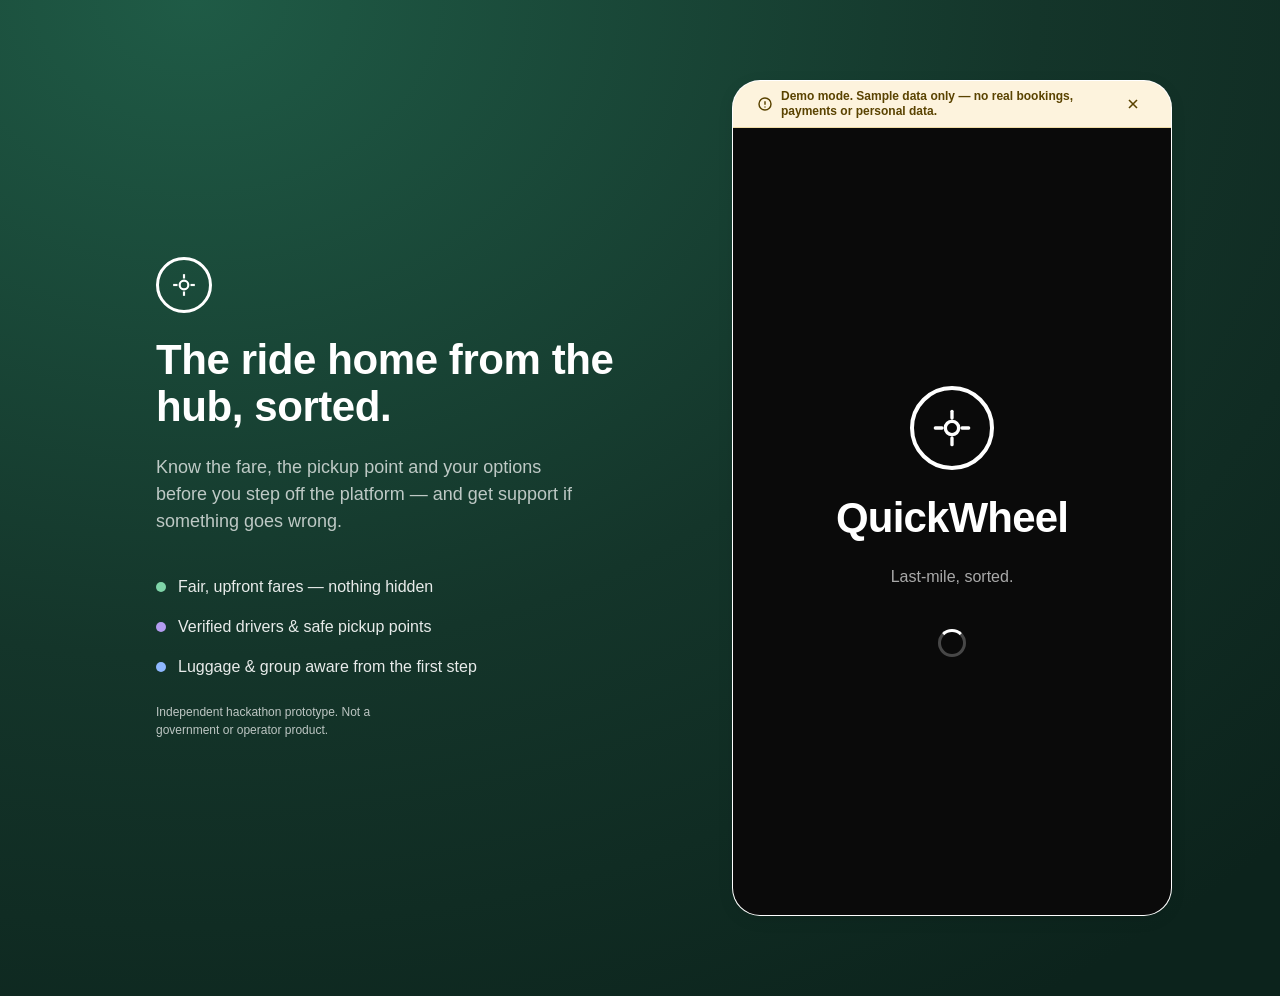
<file: index.html>
<!DOCTYPE html>
<html lang="en">
<head>
  <meta charset="UTF-8">
  <meta name="viewport" content="width=device-width, initial-scale=1.0, viewport-fit=cover">
  <meta name="theme-color" content="#0a0a0a">
  <meta name="description" content="QuickWheel — an independent prototype for the last-mile journey from Indian transport hubs to your doorstep. Fair fares, verified pickup points, safety built in.">
  <title>QuickWheel — Last-mile, sorted</title>

  <!-- Stylesheets. All relative paths so the app works under a GitHub Pages
       project subpath (https://user.github.io/repo/). Order matters. -->
  <link rel="stylesheet" href="css/base.css">
  <link rel="stylesheet" href="css/layout.css">
  <link rel="stylesheet" href="css/components.css">
  <link rel="stylesheet" href="css/states.css">
  <link rel="stylesheet" href="css/responsive.css">
</head>
<body>
  <!-- Editorial desktop stage. The brand panel is revealed only on wide
       screens; the app column is the product on every screen size. -->
  <div class="stage">
    <aside class="stage__brand" aria-hidden="true">
      <div class="brand-mark">
        <svg width="26" height="26" viewBox="0 0 24 24" fill="none" stroke="#fff" stroke-width="2">
          <circle cx="12" cy="12" r="4"></circle>
          <line x1="12" y1="2" x2="12" y2="6"></line>
          <line x1="12" y1="18" x2="12" y2="22"></line>
          <line x1="2" y1="12" x2="6" y2="12"></line>
          <line x1="18" y1="12" x2="22" y2="12"></line>
        </svg>
      </div>
      <h2>The ride home from the hub, sorted.</h2>
      <p>Know the fare, the pickup point and your options before you step off
         the platform — and get support if something goes wrong.</p>
      <div class="brand-points">
        <div class="brand-point"><span class="dot" style="background:#7fd4a8"></span> Fair, upfront fares — nothing hidden</div>
        <div class="brand-point"><span class="dot" style="background:#b49cf0"></span> Verified drivers &amp; safe pickup points</div>
        <div class="brand-point"><span class="dot" style="background:#8fb8ff"></span> Luggage &amp; group aware from the first step</div>
      </div>
      <p style="font-size:var(--fs-12)">Independent hackathon prototype. Not a government or operator product.</p>
    </aside>

    <!-- The application column -->
    <main class="app" id="app">
      <!-- Persistent demo-mode banner (closeable) -->
      <div class="demo-banner" id="demo-banner" role="note">
        <svg width="16" height="16" viewBox="0 0 24 24" fill="none" stroke="currentColor" stroke-width="2.2" style="flex:none">
          <circle cx="12" cy="12" r="9"></circle><line x1="12" y1="8" x2="12" y2="13"></line><circle cx="12" cy="16.5" r="0.4" fill="currentColor" stroke-width="1.5"></circle>
        </svg>
        <span class="demo-banner__text"><b>Demo mode.</b> Sample data only — no real bookings, payments or personal data.</span>
        <button class="demo-banner__close" id="demo-close" aria-label="Dismiss demo notice">
          <svg width="16" height="16" viewBox="0 0 24 24" fill="none" stroke="currentColor" stroke-width="2.4"><line x1="6" y1="6" x2="18" y2="18"></line><line x1="18" y1="6" x2="6" y2="18"></line></svg>
        </button>
      </div>

      <!-- Router renders the active screen here -->
      <div class="screen" id="screen" role="region" aria-live="polite"></div>
    </main>
  </div>

  <!-- Toast portal -->
  <div class="toast-wrap" id="toast-wrap" aria-live="polite"></div>

  <!-- Boot. type="module" is required because the app uses ES-module imports. -->
  <script type="module" src="js/main.js"></script>
</body>
</html>
</file>
<file: css/base.css>
/* ============================================================
   base.css — reset, design tokens, typography
   QuickWheel prototype. All colours, spacing, radii, shadows
   and type sizes are defined here as CSS custom properties.
   No magic numbers are used elsewhere.
   ============================================================ */

:root {
  /* ---- Colour: brand & surface ---- */
  --c-paper: #ffffff;        /* warm paper / primary surface */
  --c-ink: #0a0a0a;          /* near-black ink for text & primary buttons */
  --c-ink-soft: #1c1c1c;
  --c-surface: #f4f5f6;      /* muted panel fill */
  --c-surface-2: #eceef0;    /* secondary panel fill */
  --c-line: #e3e5e8;         /* hairline borders */
  --c-line-strong: #c9ccd1;

  /* ---- Colour: semantic ---- */
  --c-mobility: #1f5b46;     /* mobility green — primary brand accent */
  --c-mobility-tint: #e6f0ea;
  --c-savings: #0e8a4f;      /* savings / money-saved green */
  --c-savings-tint: #e4f5ec;
  --c-violet: #7356bf;       /* safety violet */
  --c-violet-tint: #efebfa;
  --c-danger: #e11900;       /* danger / error red */
  --c-danger-tint: #fdeae8;
  --c-info: #2f6bff;         /* info blue — location dot, links */
  --c-info-tint: #e8effe;
  --c-amber: #e8a000;        /* rating star amber */
  --c-amber-tint: #fdf3dd;

  /* ---- Text colours ---- */
  --t-primary: #0a0a0a;
  --t-secondary: #5b6169;
  --t-tertiary: #898f98;
  --t-inverse: #ffffff;
  --t-link: #2f6bff;

  /* ---- Typography ---- */
  /* System stack renders Inter-like without any external font request,
     keeping first paint resilient on slow Indian networks. */
  --font-sans: "Inter", -apple-system, BlinkMacSystemFont, "Segoe UI",
    Roboto, "Helvetica Neue", Arial, "Noto Sans", sans-serif;

  --fs-10: 0.625rem;   /* 10px badge */
  --fs-12: 0.75rem;    /* 12px micro */
  --fs-13: 0.8125rem;  /* 13px caption */
  --fs-14: 0.875rem;   /* 14px label (never below this for labels) */
  --fs-16: 1rem;       /* 16px body minimum */
  --fs-18: 1.125rem;
  --fs-20: 1.25rem;
  --fs-24: 1.5rem;
  --fs-28: 1.75rem;
  --fs-34: 2.125rem;
  --fs-42: 2.625rem;   /* splash wordmark */

  --fw-regular: 400;
  --fw-medium: 500;
  --fw-semibold: 600;
  --fw-bold: 700;
  --fw-black: 800;

  --lh-tight: 1.1;
  --lh-snug: 1.25;
  --lh-normal: 1.5;

  /* ---- Spacing rhythm: 4/8/12/16/20/24/32/48 ---- */
  --space-2: 2px;
  --space-4: 4px;
  --space-8: 8px;
  --space-12: 12px;
  --space-16: 16px;
  --space-20: 20px;
  --space-24: 24px;
  --space-32: 32px;
  --space-40: 40px;
  --space-48: 48px;
  --space-64: 64px;

  --page-margin: 24px;   /* standard page gutter */

  /* ---- Radii ---- */
  --r-8: 8px;
  --r-14: 14px;
  --r-16: 16px;
  --r-20: 20px;
  --r-28: 28px;
  --r-pill: 999px;

  /* ---- Elevation (three shadows) ---- */
  --shadow-1: 0 1px 2px rgba(10, 10, 10, 0.06), 0 1px 1px rgba(10, 10, 10, 0.04);
  --shadow-2: 0 4px 16px rgba(10, 10, 10, 0.08);
  --shadow-3: 0 -8px 32px rgba(10, 10, 10, 0.12);

  /* ---- Controls ---- */
  --btn-h: 56px;
  --tap-min: 44px;        /* minimum tap target */

  /* ---- App frame ---- */
  --app-max: 440px;       /* focused mobile column width */
  --content-max: 1440px;  /* cap on very wide monitors */

  /* ---- Motion ---- */
  --ease: cubic-bezier(0.22, 0.61, 0.36, 1);
  --dur-fast: 140ms;
  --dur: 240ms;
}

/* ---- Reset ---- */
*,
*::before,
*::after {
  box-sizing: border-box;
  margin: 0;
  padding: 0;
}

html {
  -webkit-text-size-adjust: 100%;
  text-size-adjust: 100%;
}

body {
  font-family: var(--font-sans);
  font-size: var(--fs-16);
  line-height: var(--lh-normal);
  color: var(--t-primary);
  background: var(--c-surface-2);
  -webkit-font-smoothing: antialiased;
  text-rendering: optimizeLegibility;
  min-height: 100vh;
}

h1, h2, h3, h4 {
  line-height: var(--lh-tight);
  font-weight: var(--fw-black);
  letter-spacing: -0.01em;
  color: var(--t-primary);
}

h1 { font-size: var(--fs-34); }
h2 { font-size: var(--fs-28); }
h3 { font-size: var(--fs-20); }

p { color: var(--t-secondary); }

a {
  color: var(--t-link);
  text-decoration: none;
  font-weight: var(--fw-semibold);
}
a:hover { text-decoration: underline; }

button {
  font-family: inherit;
  font-size: inherit;
  cursor: pointer;
  border: none;
  background: none;
  color: inherit;
}

input, select, textarea {
  font-family: inherit;
  font-size: var(--fs-16); /* 16px avoids iOS zoom-on-focus */
  color: var(--t-primary);
}

img, svg { display: block; max-width: 100%; }

ul { list-style: none; }

/* ---- Focus visibility (keyboard accessibility) ---- */
:focus-visible {
  outline: 3px solid var(--c-info);
  outline-offset: 2px;
  border-radius: var(--r-8);
}

/* ---- Screen-reader only ---- */
.sr-only {
  position: absolute;
  width: 1px; height: 1px;
  padding: 0; margin: -1px;
  overflow: hidden;
  clip: rect(0, 0, 0, 0);
  white-space: nowrap;
  border: 0;
}

/* ---- Reduced motion ---- */
@media (prefers-reduced-motion: reduce) {
  *,
  *::before,
  *::after {
    animation-duration: 0.001ms !important;
    animation-iteration-count: 1 !important;
    transition-duration: 0.001ms !important;
    scroll-behavior: auto !important;
  }
}
</file>
<file: css/layout.css>
/* ============================================================
   layout.css — app frame, phone shell, desktop composition,
   header, scroll regions, map area, bottom sheet geometry
   ============================================================ */

/* ---- Desktop editorial stage ---- */
.stage {
  min-height: 100vh;
  display: flex;
  justify-content: center;
  align-items: stretch;
  gap: var(--space-48);
  max-width: var(--content-max);
  margin: 0 auto;
  padding: 0;
}

/* Editorial side panel — only shown on wide screens */
.stage__brand {
  display: none;
  flex: 1 1 0;
  max-width: 560px;
  padding: var(--space-64) var(--space-48);
  flex-direction: column;
  justify-content: center;
  gap: var(--space-24);
  color: var(--t-inverse);
}
.stage__brand .brand-mark {
  width: 56px; height: 56px;
  border: 3px solid var(--t-inverse);
  border-radius: var(--r-pill);
  display: grid; place-items: center;
}
.stage__brand h2 {
  color: var(--t-inverse);
  font-size: var(--fs-42);
  line-height: var(--lh-tight);
}
.stage__brand p {
  color: rgba(255,255,255,0.72);
  font-size: var(--fs-18);
  max-width: 42ch;
}
.stage__brand .brand-points {
  display: flex; flex-direction: column; gap: var(--space-16);
  margin-top: var(--space-16);
}
.stage__brand .brand-point {
  display: flex; align-items: center; gap: var(--space-12);
  color: rgba(255,255,255,0.9);
  font-weight: var(--fw-medium);
}
.stage__brand .brand-point .dot {
  width: 10px; height: 10px; border-radius: var(--r-pill); flex: none;
}

/* ---- The phone column (the app itself) ---- */
.app {
  width: 100%;
  max-width: var(--app-max);
  background: var(--c-paper);
  min-height: 100vh;
  display: flex;
  flex-direction: column;
  position: relative;
  overflow: hidden;
  box-shadow: var(--shadow-2);
}

/* Screen container: fills the app, column layout */
.screen {
  flex: 1;
  display: flex;
  flex-direction: column;
  min-height: 0;
  position: relative;
  background: var(--c-paper);
}

/* Dark screens (splash) */
.screen--dark { background: var(--c-ink); }

/* Scrollable content body */
.screen__body {
  flex: 1;
  overflow-y: auto;
  -webkit-overflow-scrolling: touch;
  padding: var(--page-margin);
  display: flex;
  flex-direction: column;
  gap: var(--space-20);
}
.screen__body--flush { padding: 0; }

/* Sticky action footer pinned to bottom of the app column */
.screen__footer {
  flex: none;
  padding: var(--space-16) var(--page-margin)
           calc(var(--space-20) + env(safe-area-inset-bottom));
  background: var(--c-paper);
  border-top: 1px solid var(--c-line);
  display: flex;
  flex-direction: column;
  gap: var(--space-8);
}
.screen__footer--plain { border-top: none; }

/* ---- Top app bar ---- */
.appbar {
  flex: none;
  display: flex;
  align-items: center;
  gap: var(--space-12);
  padding: var(--space-16) var(--page-margin);
  min-height: 60px;
}
.appbar__title {
  font-size: var(--fs-20);
  font-weight: var(--fw-bold);
  letter-spacing: -0.01em;
}
.appbar__sub {
  font-size: var(--fs-13);
  color: var(--t-secondary);
  font-weight: var(--fw-regular);
}
.appbar__spacer { flex: 1; }

/* Round icon button (back, menu, avatar) — 44px tap target */
.icon-btn {
  width: var(--tap-min);
  height: var(--tap-min);
  border-radius: var(--r-pill);
  background: var(--c-surface);
  display: grid;
  place-items: center;
  flex: none;
  color: var(--t-primary);
  transition: background var(--dur-fast) var(--ease);
}
.icon-btn:hover { background: var(--c-surface-2); }
.icon-btn--ghost { background: transparent; }

/* ---- Map region (CSS-drawn, no image assets) ---- */
.map {
  position: relative;
  width: 100%;
  background: #dfe4e8;
  overflow: hidden;
}
.map--fill { flex: 1; min-height: 240px; }
.map--panel { height: 220px; }

/* Bottom sheet that overlays the lower part of a map screen */
.sheet {
  background: var(--c-paper);
  border-top-left-radius: var(--r-28);
  border-top-right-radius: var(--r-28);
  box-shadow: var(--shadow-3);
  padding: var(--space-12) var(--page-margin)
           calc(var(--space-20) + env(safe-area-inset-bottom));
  display: flex;
  flex-direction: column;
  gap: var(--space-16);
}
.sheet__grabber {
  width: 36px; height: 4px;
  border-radius: var(--r-pill);
  background: var(--c-line-strong);
  margin: 0 auto var(--space-4);
}
/* When a map screen stacks map + sheet */
.map-screen {
  flex: 1;
  display: flex;
  flex-direction: column;
  min-height: 0;
}
.map-screen .map { flex: 1; min-height: 160px; }
.map-screen .sheet {
  flex: none;
  max-height: 72%;
  overflow-y: auto;
  margin-top: -28px;      /* tuck under the map's rounded top */
  position: relative;
  z-index: 2;
}

/* Generic vertical stack helpers */
.stack { display: flex; flex-direction: column; gap: var(--space-16); }
.stack-8 { display: flex; flex-direction: column; gap: var(--space-8); }
.stack-12 { display: flex; flex-direction: column; gap: var(--space-12); }
.row { display: flex; align-items: center; gap: var(--space-12); }
.row--between { justify-content: space-between; }
.row--wrap { flex-wrap: wrap; }
.spacer { flex: 1; }
.center { text-align: center; }
</file>
<file: css/components.css>
/* ============================================================
   components.css — reusable UI components
   ============================================================ */

/* ---------- Demo mode banner (persistent, closeable) ---------- */
.demo-banner {
  flex: none;
  display: flex;
  align-items: center;
  gap: var(--space-8);
  background: var(--c-amber-tint);
  color: #5a4300;
  padding: var(--space-8) var(--page-margin);
  font-size: var(--fs-12);
  font-weight: var(--fw-semibold);
  border-bottom: 1px solid #f0dca6;
}
.demo-banner__text { flex: 1; line-height: var(--lh-snug); }
.demo-banner__text b { font-weight: var(--fw-bold); }
.demo-banner__close {
  width: 28px; height: 28px;
  border-radius: var(--r-pill);
  display: grid; place-items: center;
  color: #5a4300;
  flex: none;
}
.demo-banner__close:hover { background: #f0dca6; }
.demo-banner.is-hidden { display: none; }

/* Small inline demo tag */
.demo-tag {
  display: inline-flex;
  align-items: center;
  font-size: var(--fs-10);
  font-weight: var(--fw-bold);
  letter-spacing: 0.04em;
  text-transform: uppercase;
  color: #8a6600;
  background: var(--c-amber-tint);
  padding: 2px var(--space-8);
  border-radius: var(--r-pill);
}

/* ---------- Buttons ---------- */
.btn {
  display: inline-flex;
  align-items: center;
  justify-content: center;
  gap: var(--space-8);
  min-height: var(--btn-h);
  padding: 0 var(--space-24);
  border-radius: var(--r-16);
  font-size: var(--fs-16);
  font-weight: var(--fw-bold);
  letter-spacing: -0.01em;
  width: 100%;
  transition: transform var(--dur-fast) var(--ease),
              background var(--dur-fast) var(--ease),
              opacity var(--dur-fast) var(--ease);
  text-align: center;
}
.btn:active { transform: scale(0.985); }
.btn--primary { background: var(--c-ink); color: var(--t-inverse); }
.btn--primary:hover { background: var(--c-ink-soft); text-decoration: none; }
.btn--mobility { background: var(--c-mobility); color: var(--t-inverse); }
.btn--mobility:hover { background: #184636; text-decoration: none; }
.btn--savings { background: var(--c-savings); color: var(--t-inverse); }
.btn--savings:hover { background: #0b7342; text-decoration: none; }
.btn--danger { background: var(--c-danger); color: var(--t-inverse); }
.btn--danger:hover { background: #c01600; text-decoration: none; }
.btn--secondary {
  background: var(--c-paper);
  color: var(--t-primary);
  border: 1.5px solid var(--c-line-strong);
}
.btn--secondary:hover { background: var(--c-surface); text-decoration: none; }
.btn--ghost { background: transparent; color: var(--t-primary); min-height: var(--tap-min); }
.btn--ghost:hover { background: var(--c-surface); text-decoration: none; }
.btn--link {
  background: none; color: var(--t-secondary);
  min-height: var(--tap-min); width: auto; font-weight: var(--fw-semibold);
  text-decoration: underline;
}
.btn__price { font-weight: var(--fw-bold); opacity: 0.95; }
.btn__divider { opacity: 0.4; font-weight: var(--fw-regular); }

/* ---------- Cards & panels ---------- */
.panel {
  background: var(--c-surface);
  border-radius: var(--r-20);
  padding: var(--space-20);
}
.card {
  background: var(--c-paper);
  border: 1.5px solid var(--c-line);
  border-radius: var(--r-16);
  padding: var(--space-16);
}
.card--selectable { transition: border-color var(--dur-fast) var(--ease),
                                box-shadow var(--dur-fast) var(--ease); cursor: pointer; }
.card--selectable:hover { border-color: var(--c-line-strong); }
.card.is-selected { border-color: var(--c-ink); border-width: 2px; box-shadow: var(--shadow-1); }

/* ---------- Text helpers ---------- */
.eyebrow {
  font-size: var(--fs-12);
  font-weight: var(--fw-bold);
  letter-spacing: 0.06em;
  text-transform: uppercase;
  color: var(--t-tertiary);
}
.lead { font-size: var(--fs-16); color: var(--t-secondary); line-height: var(--lh-normal); }
.muted { color: var(--t-tertiary); }
.strong { font-weight: var(--fw-bold); color: var(--t-primary); }
.price { font-weight: var(--fw-black); font-variant-numeric: tabular-nums; letter-spacing: -0.02em; }
.price--lg { font-size: var(--fs-28); }
.save-text { color: var(--c-savings); font-weight: var(--fw-bold); }
.strike { text-decoration: line-through; color: var(--t-tertiary); font-weight: var(--fw-medium); }

/* ---------- Badges / chips ---------- */
.badge {
  display: inline-flex; align-items: center; gap: var(--space-4);
  font-size: var(--fs-12);
  font-weight: var(--fw-bold);
  padding: 3px var(--space-8);
  border-radius: var(--r-pill);
  line-height: 1.3;
}
.badge--ink { background: var(--c-ink); color: var(--t-inverse); }
.badge--savings { background: var(--c-savings-tint); color: var(--c-savings); }
.badge--mobility { background: var(--c-mobility-tint); color: var(--c-mobility); }
.badge--violet { background: var(--c-violet-tint); color: var(--c-violet); }
.badge--info { background: var(--c-info-tint); color: var(--c-info); }
.badge--amber { background: var(--c-amber-tint); color: #8a6600; }
.badge--neutral { background: var(--c-surface-2); color: var(--t-secondary); }

.chip {
  display: inline-flex; align-items: center; gap: var(--space-8);
  background: var(--c-paper);
  border: 1px solid var(--c-line);
  border-radius: var(--r-pill);
  padding: var(--space-8) var(--space-12);
  font-size: var(--fs-14);
  font-weight: var(--fw-semibold);
  box-shadow: var(--shadow-1);
}
.chip .dot { width: 8px; height: 8px; border-radius: var(--r-pill); flex: none; }

/* ---------- Carousel dots ---------- */
.dots { display: flex; gap: var(--space-8); align-items: center; }
.dots .dot {
  width: 8px; height: 8px; border-radius: var(--r-pill);
  background: var(--c-line-strong);
  transition: width var(--dur) var(--ease), background var(--dur) var(--ease);
}
.dots .dot.is-active { width: 24px; background: var(--c-ink); }

/* ---------- Inputs ---------- */
.field { display: flex; flex-direction: column; gap: var(--space-8); }
.field__label { font-size: var(--fs-14); font-weight: var(--fw-semibold); color: var(--t-primary); }
.field__hint { font-size: var(--fs-13); color: var(--t-tertiary); }
.input {
  width: 100%;
  min-height: var(--btn-h);
  background: var(--c-surface);
  border: 1.5px solid transparent;
  border-radius: var(--r-14);
  padding: 0 var(--space-16);
  font-weight: var(--fw-semibold);
  transition: border-color var(--dur-fast) var(--ease), background var(--dur-fast) var(--ease);
}
.input:focus { border-color: var(--c-ink); background: var(--c-paper); outline: none; }
.input.is-error { border-color: var(--c-danger); background: var(--c-danger-tint); }

/* Phone input with +91 prefix */
.phone-input {
  display: flex; align-items: center;
  background: var(--c-surface);
  border: 1.5px solid transparent;
  border-radius: var(--r-14);
  min-height: var(--btn-h);
  overflow: hidden;
  transition: border-color var(--dur-fast) var(--ease), background var(--dur-fast) var(--ease);
}
.phone-input:focus-within { border-color: var(--c-ink); background: var(--c-paper); }
.phone-input__cc {
  padding: 0 var(--space-16);
  font-weight: var(--fw-bold);
  border-right: 1px solid var(--c-line-strong);
  color: var(--t-primary);
}
.phone-input input {
  flex: 1; border: none; background: transparent; min-height: var(--btn-h);
  padding: 0 var(--space-16); font-weight: var(--fw-semibold); letter-spacing: 0.02em;
  outline: none;
}

/* Divider with "or" */
.or-divider {
  display: flex; align-items: center; gap: var(--space-12);
  color: var(--t-tertiary); font-size: var(--fs-14);
}
.or-divider::before, .or-divider::after {
  content: ""; flex: 1; height: 1px; background: var(--c-line);
}

/* ---------- OTP tiles ---------- */
.otp { display: flex; gap: var(--space-8); }
.otp__tile {
  flex: 1;
  aspect-ratio: 1 / 1.1;
  max-width: 56px;
  border: 1.5px solid var(--c-line);
  border-radius: var(--r-14);
  background: var(--c-surface);
  display: grid; place-items: center;
  font-size: var(--fs-24);
  font-weight: var(--fw-bold);
  caret-color: var(--c-ink);
  text-align: center;
}
.otp__tile:focus { border-color: var(--c-ink); background: var(--c-paper); outline: none; }
.otp__tile.is-filled { border-color: var(--c-ink); background: var(--c-paper); }
.otp__tile.is-error { border-color: var(--c-danger); background: var(--c-danger-tint); }

/* ---------- Toggle switch ---------- */
.switch { position: relative; width: 52px; height: 32px; flex: none; }
.switch input { position: absolute; opacity: 0; width: 100%; height: 100%; margin: 0; cursor: pointer; }
.switch__track {
  position: absolute; inset: 0;
  background: var(--c-line-strong);
  border-radius: var(--r-pill);
  transition: background var(--dur) var(--ease);
}
.switch__thumb {
  position: absolute; top: 3px; left: 3px;
  width: 26px; height: 26px; border-radius: var(--r-pill);
  background: var(--c-paper); box-shadow: var(--shadow-1);
  transition: transform var(--dur) var(--ease);
}
.switch input:checked ~ .switch__track { background: var(--c-ink); }
.switch input:checked ~ .switch__thumb { transform: translateX(20px); }
.switch input:focus-visible ~ .switch__track { outline: 3px solid var(--c-info); outline-offset: 2px; }

/* List row (settings / saved places) */
.list-row {
  display: flex; align-items: center; gap: var(--space-12);
  padding: var(--space-12) 0;
  min-height: var(--tap-min);
  width: 100%;
  text-align: left;
}
.list-row + .list-row { border-top: 1px solid var(--c-line); }
.list-row__icon {
  width: 44px; height: 44px; border-radius: var(--r-pill);
  background: var(--c-surface); display: grid; place-items: center; flex: none;
}
.list-row__body { flex: 1; min-width: 0; }
.list-row__title { font-weight: var(--fw-bold); font-size: var(--fs-16); }
.list-row__sub { font-size: var(--fs-13); color: var(--t-secondary); }
.list-row__chevron { color: var(--t-tertiary); flex: none; }

/* ---------- Stepper (+/- counter) ---------- */
.stepper { display: flex; align-items: center; gap: var(--space-16); }
.stepper__btn {
  width: var(--tap-min); height: var(--tap-min);
  border-radius: var(--r-pill);
  background: var(--c-surface);
  display: grid; place-items: center;
  font-size: var(--fs-24); font-weight: var(--fw-bold);
  color: var(--t-primary);
  transition: background var(--dur-fast) var(--ease);
}
.stepper__btn:hover { background: var(--c-surface-2); }
.stepper__btn:disabled { opacity: 0.35; cursor: not-allowed; }
.stepper__val { min-width: 24px; text-align: center; font-size: var(--fs-20); font-weight: var(--fw-bold); font-variant-numeric: tabular-nums; }

/* ---------- Ride option row ---------- */
.ride {
  display: flex; align-items: center; gap: var(--space-12);
  padding: var(--space-16);
  border: 1.5px solid var(--c-line);
  border-radius: var(--r-16);
  width: 100%; text-align: left;
  transition: border-color var(--dur-fast) var(--ease), box-shadow var(--dur-fast) var(--ease);
  cursor: pointer;
  background: var(--c-paper);
}
.ride:hover { border-color: var(--c-line-strong); }
.ride.is-selected { border-color: var(--c-ink); border-width: 2px; box-shadow: var(--shadow-1); }
.ride__glyph {
  width: 48px; height: 48px; border-radius: var(--r-14);
  background: var(--c-surface); display: grid; place-items: center; flex: none;
}
.ride__body { flex: 1; min-width: 0; }
.ride__name { font-weight: var(--fw-bold); font-size: var(--fs-16); display: flex; align-items: center; gap: var(--space-8); flex-wrap: wrap; }
.ride__meta { font-size: var(--fs-13); color: var(--t-secondary); }
.ride__right { text-align: right; flex: none; }
.ride__price { font-size: var(--fs-18); font-weight: var(--fw-black); font-variant-numeric: tabular-nums; }

/* ---------- Metric trio ---------- */
.metrics { display: flex; gap: var(--space-8); }
.metric {
  flex: 1; background: var(--c-surface);
  border-radius: var(--r-14); padding: var(--space-12);
  text-align: center;
}
.metric__val { font-size: var(--fs-18); font-weight: var(--fw-black); }
.metric__label { font-size: var(--fs-12); color: var(--t-secondary); margin-top: 2px; }

/* ---------- Identity card (driver / co-passenger) ---------- */
.identity {
  display: flex; align-items: center; gap: var(--space-12);
  padding: var(--space-12); background: var(--c-surface); border-radius: var(--r-16);
}
.avatar {
  width: 48px; height: 48px; border-radius: var(--r-pill);
  display: grid; place-items: center; flex: none;
  font-weight: var(--fw-bold); color: var(--t-inverse); font-size: var(--fs-18);
}
.avatar--sm { width: 32px; height: 32px; font-size: var(--fs-13); }
.identity__body { flex: 1; min-width: 0; }
.identity__name { font-weight: var(--fw-bold); display: flex; align-items: center; gap: var(--space-8); flex-wrap: wrap; }
.identity__sub { font-size: var(--fs-13); color: var(--t-secondary); }
.rating { display: inline-flex; align-items: center; gap: 2px; color: var(--c-amber); font-weight: var(--fw-bold); font-size: var(--fs-13); }
.plate {
  background: var(--c-ink); color: var(--t-inverse);
  font-weight: var(--fw-bold); letter-spacing: 0.08em;
  padding: var(--space-8) var(--space-12); border-radius: var(--r-8);
  font-size: var(--fs-14); flex: none;
}

/* Avatar stack (trusted contacts) */
.avatar-stack { display: flex; align-items: center; }
.avatar-stack .avatar { margin-left: -8px; border: 2px solid var(--c-paper); }
.avatar-stack .avatar:first-child { margin-left: 0; }
.avatar-add {
  width: 32px; height: 32px; margin-left: -8px;
  border-radius: var(--r-pill); border: 2px dashed var(--c-line-strong);
  background: var(--c-paper); display: grid; place-items: center; color: var(--t-secondary);
}

/* ---------- Route summary (origin → destination) ---------- */
.route { display: flex; flex-direction: column; gap: 0; }
.route__pt { display: flex; gap: var(--space-12); align-items: flex-start; }
.route__dotcol { display: flex; flex-direction: column; align-items: center; flex: none; padding-top: 3px; }
.route__dot { width: 12px; height: 12px; border-radius: var(--r-pill); flex: none; }
.route__dot--from { background: var(--c-info); }
.route__dot--to { background: var(--c-ink); border-radius: 3px; }
.route__line { width: 2px; flex: 1; min-height: 20px; background: var(--c-line-strong); margin: 3px 0; }
.route__body { flex: 1; padding-bottom: var(--space-16); }
.route__title { font-weight: var(--fw-bold); font-size: var(--fs-16); }
.route__sub { font-size: var(--fs-13); color: var(--t-secondary); }
.route__pt:last-child .route__body { padding-bottom: 0; }

/* ---------- Numbered directions (wayfinding) ---------- */
.steps { display: flex; flex-direction: column; gap: var(--space-4); }
.step { display: flex; gap: var(--space-12); align-items: flex-start; padding: var(--space-8) 0; }
.step__num {
  width: 28px; height: 28px; border-radius: var(--r-pill);
  background: var(--c-ink); color: var(--t-inverse);
  display: grid; place-items: center; font-weight: var(--fw-bold); font-size: var(--fs-14); flex: none;
}
.step__text { flex: 1; font-size: var(--fs-14); }
.step__text b { font-weight: var(--fw-bold); }

/* ---------- PIN tiles ---------- */
.pin { display: inline-flex; gap: var(--space-4); }
.pin__tile {
  width: 36px; height: 44px; border-radius: var(--r-8);
  background: var(--c-ink); color: var(--t-inverse);
  display: grid; place-items: center; font-weight: var(--fw-black); font-size: var(--fs-20);
}
.pin-inline {
  background: var(--c-surface-2); border-radius: var(--r-pill);
  padding: var(--space-4) var(--space-12); font-weight: var(--fw-bold);
  display: inline-flex; gap: var(--space-8); align-items: center; font-size: var(--fs-14);
}

/* ---------- Timeline (trip progress / receipt) ---------- */
.timeline { display: flex; flex-direction: column; }
.tl { display: flex; gap: var(--space-12); }
.tl__col { display: flex; flex-direction: column; align-items: center; flex: none; }
.tl__node {
  width: 24px; height: 24px; border-radius: var(--r-pill);
  border: 2px solid var(--c-line-strong); background: var(--c-paper);
  display: grid; place-items: center; flex: none;
}
.tl__node.is-done { background: var(--c-savings); border-color: var(--c-savings); color: var(--t-inverse); }
.tl__node.is-active { border-color: var(--c-ink); }
.tl__bar { width: 2px; flex: 1; min-height: 24px; background: var(--c-line-strong); }
.tl__bar.is-done { background: var(--c-savings); }
.tl__body { flex: 1; padding-bottom: var(--space-20); }
.tl:last-child .tl__body { padding-bottom: 0; }
.tl__title { font-weight: var(--fw-bold); }
.tl__sub { font-size: var(--fs-13); color: var(--t-secondary); }

/* ---------- Receipt rows ---------- */
.receipt { display: flex; flex-direction: column; gap: var(--space-12); }
.receipt__row { display: flex; justify-content: space-between; align-items: baseline; gap: var(--space-16); }
.receipt__row span:first-child { color: var(--t-secondary); font-size: var(--fs-14); }
.receipt__row span:last-child { font-weight: var(--fw-semibold); font-variant-numeric: tabular-nums; }
.receipt__row--total { border-top: 1.5px solid var(--c-line); padding-top: var(--space-12); }
.receipt__row--total span { font-weight: var(--fw-black); font-size: var(--fs-18); color: var(--t-primary); }
.receipt__row--save span:last-child { color: var(--c-savings); }

/* ---------- Star rating input ---------- */
.stars { display: flex; gap: var(--space-8); justify-content: center; }
.star {
  width: var(--tap-min); height: var(--tap-min);
  display: grid; place-items: center; color: var(--c-line-strong);
  transition: color var(--dur-fast) var(--ease), transform var(--dur-fast) var(--ease);
}
.star.is-on { color: var(--c-amber); }
.star:active { transform: scale(0.9); }

/* ---------- Pay row ---------- */
.pay-row {
  display: flex; align-items: center; gap: var(--space-12);
  padding: var(--space-12) 0;
}
.pay-row + .pay-row { border-top: 1px solid var(--c-line); }
.pay-row__icon {
  width: 36px; height: 36px; border-radius: var(--r-pill);
  background: var(--c-surface); display: grid; place-items: center; flex: none;
}
.pay-row__body { flex: 1; }
.pay-row__title { font-weight: var(--fw-semibold); font-size: var(--fs-14); }

/* ---------- Info callout (safety banner etc.) ---------- */
.callout {
  display: flex; gap: var(--space-12); align-items: flex-start;
  padding: var(--space-16); border-radius: var(--r-16);
}
.callout--violet { background: var(--c-violet-tint); }
.callout--mobility { background: var(--c-mobility-tint); }
.callout--info { background: var(--c-info-tint); }
.callout__icon {
  width: 36px; height: 36px; border-radius: var(--r-pill);
  display: grid; place-items: center; flex: none; color: var(--t-inverse);
}
.callout__body { flex: 1; }
.callout__title { font-weight: var(--fw-bold); font-size: var(--fs-16); }
.callout__text { font-size: var(--fs-13); color: var(--t-secondary); margin-top: 2px; }
.callout--violet .callout__text,
.callout--mobility .callout__text,
.callout--info .callout__text { color: rgba(10,10,10,0.68); }

/* ---------- Divider line ---------- */
.hr { height: 1px; background: var(--c-line); border: none; margin: var(--space-4) 0; }

/* ---------- Support sheet (loaded via fetch) ---------- */
.support-row {
  display: flex; align-items: center; gap: var(--space-12);
  padding: var(--space-16); border-radius: var(--r-16);
  background: var(--c-surface); width: 100%; text-align: left;
  min-height: var(--tap-min);
}
.support-row + .support-row { margin-top: var(--space-8); }
.support-row__icon { width: 40px; height: 40px; border-radius: var(--r-pill); background: var(--c-paper); display: grid; place-items: center; flex: none; }
.support-row__body { flex: 1; }
.support-row__title { font-weight: var(--fw-bold); }
.support-row__sub { font-size: var(--fs-13); color: var(--t-secondary); }
</file>
<file: css/states.css>
/* ============================================================
   states.css — loading / error / success / empty states,
   overlays, toasts, spinners, skeletons, map visuals,
   and shared keyframe animations. State is toggled via JS
   using is-* classes; never duplicate this logic in component CSS.
   ============================================================ */

/* ---------- Generic state utilities ---------- */
.is-hidden { display: none !important; }
.is-disabled, [disabled] { opacity: 0.4; pointer-events: none; }
.btn:disabled, .btn.is-disabled {
  background: var(--c-surface-2); color: var(--t-tertiary);
  pointer-events: none; opacity: 1;
}

/* ---------- Spinner ---------- */
.spinner {
  width: 28px; height: 28px; border-radius: var(--r-pill);
  border: 3px solid var(--c-line);
  border-top-color: var(--c-ink);
  animation: spin 0.8s linear infinite;
}
.spinner--lg { width: 44px; height: 44px; border-width: 4px; }
.spinner--light { border-color: rgba(255,255,255,0.25); border-top-color: #fff; }
@keyframes spin { to { transform: rotate(360deg); } }

/* ---------- Full-screen loading overlay ---------- */
.overlay {
  position: absolute; inset: 0; z-index: 50;
  background: rgba(255,255,255,0.94);
  display: flex; flex-direction: column;
  align-items: center; justify-content: center;
  gap: var(--space-16); padding: var(--space-32);
  text-align: center;
}
.overlay__title { font-weight: var(--fw-bold); font-size: var(--fs-18); }
.overlay__msg { color: var(--t-secondary); font-size: var(--fs-14); max-width: 32ch; }

/* ---------- Toast ---------- */
.toast-wrap {
  position: fixed; left: 0; right: 0; bottom: 0;
  display: flex; flex-direction: column; align-items: center;
  gap: var(--space-8); padding: var(--space-16);
  z-index: 100; pointer-events: none;
}
.toast {
  pointer-events: auto;
  max-width: var(--app-max); width: calc(100% - 2 * var(--space-16));
  background: var(--c-ink); color: var(--t-inverse);
  padding: var(--space-12) var(--space-16);
  border-radius: var(--r-14); box-shadow: var(--shadow-2);
  display: flex; align-items: center; gap: var(--space-12);
  font-size: var(--fs-14); font-weight: var(--fw-semibold);
  animation: toast-in var(--dur) var(--ease);
}
.toast__icon { flex: none; }
.toast--savings { background: var(--c-savings); }
.toast--danger { background: var(--c-danger); }
.toast.is-out { animation: toast-out var(--dur) var(--ease) forwards; }
@keyframes toast-in { from { transform: translateY(16px); opacity: 0; } }
@keyframes toast-out { to { transform: translateY(16px); opacity: 0; } }

/* ---------- Modal / bottom-sheet dialog (support sheet) ---------- */
.modal {
  position: absolute; inset: 0; z-index: 60;
  display: flex; align-items: flex-end; justify-content: center;
}
.modal__backdrop {
  position: absolute; inset: 0; background: rgba(10,10,10,0.45);
  animation: fade-in var(--dur) var(--ease);
}
.modal__panel {
  position: relative; width: 100%;
  background: var(--c-paper);
  border-top-left-radius: var(--r-28); border-top-right-radius: var(--r-28);
  padding: var(--space-12) var(--page-margin)
           calc(var(--space-24) + env(safe-area-inset-bottom));
  box-shadow: var(--shadow-3);
  animation: sheet-up var(--dur) var(--ease);
  max-height: 86%; overflow-y: auto;
}
.modal.is-closing .modal__backdrop { animation: fade-out var(--dur) var(--ease) forwards; }
.modal.is-closing .modal__panel { animation: sheet-down var(--dur) var(--ease) forwards; }
@keyframes fade-in { from { opacity: 0; } }
@keyframes fade-out { to { opacity: 0; } }
@keyframes sheet-up { from { transform: translateY(100%); } }
@keyframes sheet-down { to { transform: translateY(100%); } }

/* ---------- Success / error state blocks ---------- */
.state-hero {
  display: flex; flex-direction: column; align-items: center;
  text-align: center; gap: var(--space-16); padding: var(--space-24) 0;
}
.state-hero__icon {
  width: 80px; height: 80px; border-radius: var(--r-pill);
  display: grid; place-items: center; color: var(--t-inverse);
}
.state-hero__icon--success { background: var(--c-savings); }
.state-hero__icon--error { background: var(--c-danger); }
.state-hero__icon--warn { background: var(--c-amber); }
.state-hero h2 { font-size: var(--fs-28); }
.state-hero p { max-width: 34ch; }

/* Error detail block — every error names all four parts */
.error-detail {
  background: var(--c-danger-tint);
  border: 1px solid #f6c6bf;
  border-radius: var(--r-16);
  padding: var(--space-16);
  display: flex; flex-direction: column; gap: var(--space-12);
  text-align: left;
}
.error-detail__row { display: flex; gap: var(--space-12); align-items: flex-start; }
.error-detail__k {
  font-size: var(--fs-12); font-weight: var(--fw-bold);
  text-transform: uppercase; letter-spacing: 0.04em;
  color: var(--c-danger); flex: none; width: 92px; padding-top: 2px;
}
.error-detail__v { flex: 1; font-size: var(--fs-14); color: var(--t-primary); }

/* ---------- Skeleton shimmer ---------- */
.skeleton {
  background: linear-gradient(90deg, var(--c-surface) 25%, var(--c-surface-2) 37%, var(--c-surface) 63%);
  background-size: 400% 100%;
  animation: shimmer 1.4s ease infinite;
  border-radius: var(--r-8);
}
@keyframes shimmer { 0% { background-position: 100% 0; } 100% { background-position: -100% 0; } }

/* ============================================================
   MAP VISUALS — drawn entirely in CSS/SVG, no image assets
   ============================================================ */
.map__grid { position: absolute; inset: 0; }
/* Streets: light bands over the muted land */
.map__grid::before, .map__grid::after {
  content: ""; position: absolute; background: #f3f5f6;
}
.map__streets { position: absolute; inset: 0; }
.map__street {
  position: absolute; background: #f3f5f6;
}
.map__street--h { left: 0; right: 0; height: 14px; }
.map__street--v { top: 0; bottom: 0; width: 14px; }
/* Green blocks (parks / built blocks) */
.map__block {
  position: absolute; background: #cfe3d2; border-radius: var(--r-8); opacity: 0.8;
}
/* Route line via SVG overlay */
.map__svg { position: absolute; inset: 0; width: 100%; height: 100%; }

/* Location pins */
.map-pin {
  position: absolute; transform: translate(-50%, -50%);
  display: flex; flex-direction: column; align-items: center; gap: var(--space-4);
}
.map-pin__dot {
  width: 20px; height: 20px; border-radius: var(--r-pill);
  border: 4px solid var(--c-paper); box-shadow: var(--shadow-1);
}
.map-pin__dot--you { background: var(--c-info); }
.map-pin__dot--dest { background: var(--c-ink); }
.map-pin__label {
  background: var(--c-ink); color: var(--t-inverse);
  font-size: var(--fs-12); font-weight: var(--fw-bold);
  padding: 2px var(--space-8); border-radius: var(--r-pill); white-space: nowrap;
}
.map-pin__label--light { background: var(--c-paper); color: var(--t-primary); box-shadow: var(--shadow-1); }

/* Lettered pickup markers */
.map-mark {
  position: absolute; transform: translate(-50%, -50%);
  width: 34px; height: 34px; border-radius: var(--r-pill);
  background: var(--c-paper); color: var(--t-primary);
  border: 1px solid var(--c-line); box-shadow: var(--shadow-1);
  display: grid; place-items: center; font-weight: var(--fw-bold);
}
.map-mark.is-active { background: var(--c-info); color: var(--t-inverse); border-color: var(--c-info); }

/* Station landmark pill */
.map-landmark {
  position: absolute; transform: translate(-50%, -50%);
  background: #2b2f33; color: var(--t-inverse);
  padding: var(--space-8) var(--space-12); border-radius: var(--r-14);
  display: flex; flex-direction: column; align-items: center; gap: 2px;
  box-shadow: var(--shadow-2);
}
.map-landmark__label { font-size: var(--fs-12); font-weight: var(--fw-bold); }

/* Vehicle glyph on map */
.map-car {
  position: absolute; transform: translate(-50%, -50%);
  width: 40px; height: 40px; border-radius: var(--r-pill);
  background: var(--c-paper); box-shadow: var(--shadow-2);
  display: grid; place-items: center;
}

/* Radar pulse for "finding driver" */
.radar { position: absolute; left: 50%; top: 45%; transform: translate(-50%, -50%); }
.radar__core {
  width: 22px; height: 22px; border-radius: var(--r-pill);
  background: var(--c-info); border: 4px solid var(--c-paper); box-shadow: var(--shadow-1);
  position: relative; z-index: 2;
}
.radar__ring {
  position: absolute; left: 50%; top: 50%;
  width: 22px; height: 22px; border-radius: var(--r-pill);
  background: rgba(47,107,255,0.25); transform: translate(-50%,-50%);
  animation: radar 2s var(--ease) infinite;
}
.radar__ring:nth-child(2) { animation-delay: 0.6s; }
.radar__ring:nth-child(3) { animation-delay: 1.2s; }
@keyframes radar {
  0% { width: 22px; height: 22px; opacity: 0.8; }
  100% { width: 180px; height: 180px; opacity: 0; }
}

/* ---------- Splash fade / pulse ---------- */
.splash {
  flex: 1; display: flex; flex-direction: column;
  align-items: center; justify-content: center; gap: var(--space-16);
  color: var(--t-inverse);
}
.splash__mark {
  width: 84px; height: 84px; border: 4px solid var(--t-inverse);
  border-radius: var(--r-pill); display: grid; place-items: center;
  animation: pop var(--dur) var(--ease);
}
.splash__word { font-size: var(--fs-42); font-weight: var(--fw-black); letter-spacing: -0.02em; }
.splash__tag { color: rgba(255,255,255,0.65); font-weight: var(--fw-medium); }
.splash__loader { margin-top: var(--space-24); }
@keyframes pop { from { transform: scale(0.8); opacity: 0; } }

/* Fade-in for freshly rendered views */
.fade-in { animation: view-in var(--dur) var(--ease); }
@keyframes view-in { from { opacity: 0; transform: translateY(6px); } }
</file>
<file: css/responsive.css>
/* ============================================================
   responsive.css — ALL media queries live here.
   The app is a focused single mobile column by default. On
   tablets it gains breathing room; on desktop the column is
   framed by an editorial brand panel. Content is capped and
   centred so it never stretches on wide monitors.
   ============================================================ */

/* ---- Very small phones (320px) ---- */
@media (max-width: 340px) {
  :root { --page-margin: 16px; }
  h1 { font-size: var(--fs-28); }
  .splash__word { font-size: var(--fs-34); }
  .otp__tile { font-size: var(--fs-20); }
  .btn { font-size: var(--fs-14); padding: 0 var(--space-16); }
}

/* ---- Tablet and up: give the app column a device-like frame ---- */
@media (min-width: 768px) {
  body {
    display: flex;
    align-items: center;
    justify-content: center;
    padding: var(--space-32);
    background:
      radial-gradient(120% 120% at 15% 0%, #1f5b46 0%, #14352a 55%, #0c231c 100%);
  }
  .stage { align-items: center; min-height: auto; }
  .app {
    min-height: 0;
    height: min(900px, calc(100vh - 2 * var(--space-32)));
    border-radius: var(--r-28);
    border: 1px solid rgba(255,255,255,0.08);
  }
  /* toast + overlays are scoped to the app frame feel */
  .toast-wrap { bottom: var(--space-32); }
}

/* ---- Desktop: reveal the editorial brand panel beside the app ---- */
@media (min-width: 1024px) {
  .stage { gap: var(--space-64); padding: var(--space-48); }
  .stage__brand { display: flex; }
}

/* ---- Wide monitors: keep everything centred within the cap ---- */
@media (min-width: 1440px) {
  .stage { padding: var(--space-64); }
}

/* ---- Landscape short screens: let content scroll, keep footer reachable ---- */
@media (max-height: 560px) and (min-width: 768px) {
  .app { height: calc(100vh - 2 * var(--space-32)); }
}
</file>
